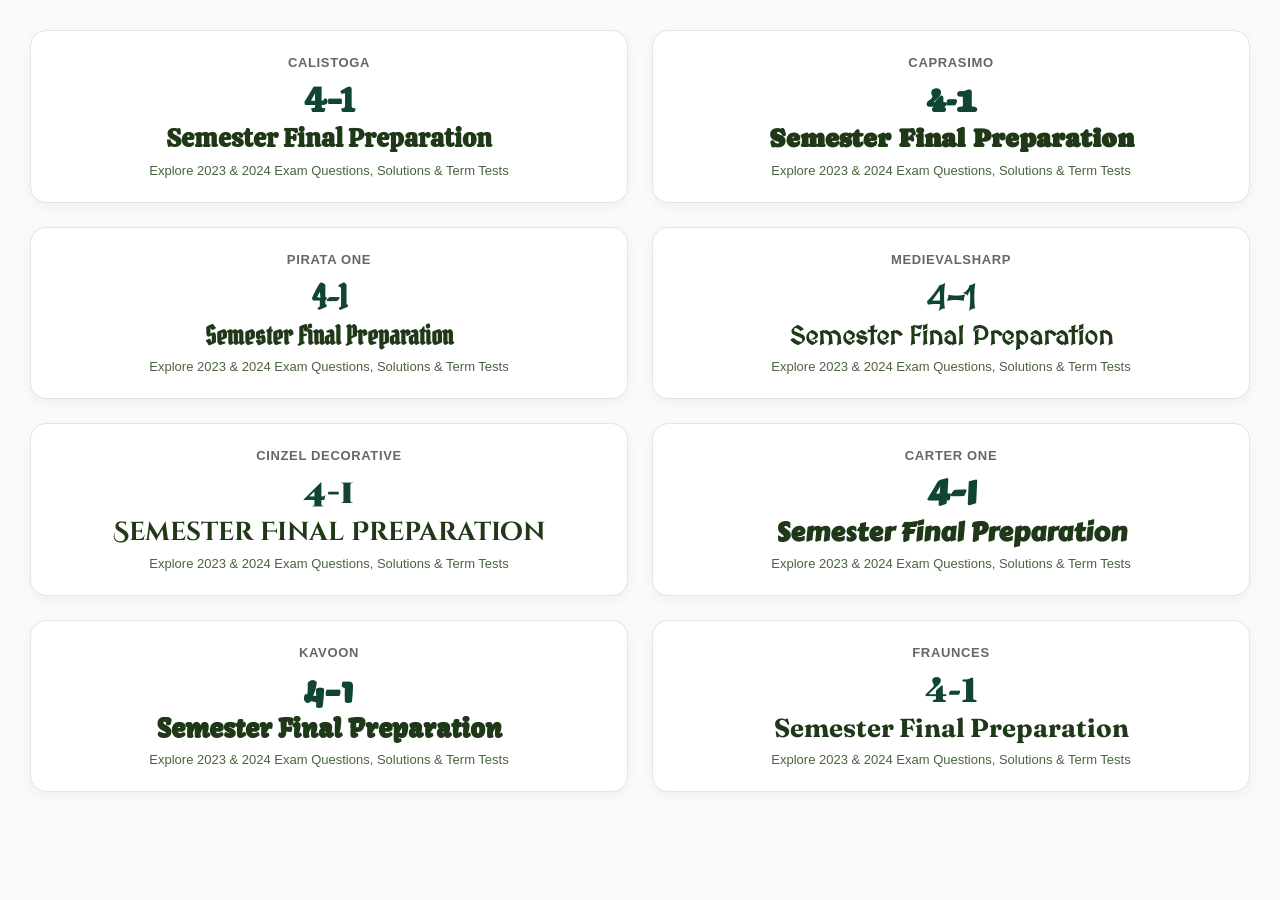
<file: dev/font_showcase.html>
<!DOCTYPE html>
<html>
<head>
<meta charset="utf-8">
<link href="https://fonts.googleapis.com/css2?family=Calistoga&display=swap" rel="stylesheet">
<link href="https://fonts.googleapis.com/css2?family=Caprasimo&display=swap" rel="stylesheet">
<link href="https://fonts.googleapis.com/css2?family=Pirata+One&display=swap" rel="stylesheet">
<link href="https://fonts.googleapis.com/css2?family=MedievalSharp&display=swap" rel="stylesheet">
<link href="https://fonts.googleapis.com/css2?family=Cinzel+Decorative:wght@700&display=swap" rel="stylesheet">
<link href="https://fonts.googleapis.com/css2?family=Carter+One&display=swap" rel="stylesheet">
<link href="https://fonts.googleapis.com/css2?family=Kavoon&display=swap" rel="stylesheet">
<link href="https://fonts.googleapis.com/css2?family=Fraunces:opsz,wght@9..144,700;9..144,800&display=swap" rel="stylesheet">
<style>
  body {
    background: #fafafa;
    margin: 0;
    padding: 30px;
    font-family: sans-serif;
    display: grid;
    grid-template-columns: 1fr 1fr;
    gap: 24px;
  }
  .card {
    background: #ffffff;
    border: 1px solid #e0e8df;
    border-radius: 16px;
    padding: 24px;
    text-align: center;
    box-shadow: 0 4px 12px rgba(16, 69, 53, 0.05);
  }
  .font-name {
    font-size: 13px;
    font-weight: 700;
    color: #666;
    letter-spacing: 0.05em;
    text-transform: uppercase;
    margin-bottom: 12px;
  }
  .title-41 {
    font-size: 34px;
    font-weight: 800;
    color: #104535;
    line-height: 1.1;
    margin-bottom: 4px;
  }
  .title-sub {
    font-size: 26px;
    font-weight: 700;
    color: #1F3818;
    line-height: 1.2;
    margin-bottom: 8px;
  }
  .subtitle {
    font-family: sans-serif;
    font-size: 13px;
    color: #4B6342;
  }
</style>
</head>
<body>

    <div class="card">
      <div class="font-name">Calistoga</div>
      <div class="title-41" style="font-family: 'Calistoga', cursive, serif;">4-1</div>
      <div class="title-sub" style="font-family: 'Calistoga', cursive, serif;">Semester Final Preparation</div>
      <div class="subtitle">Explore 2023 &amp; 2024 Exam Questions, Solutions &amp; Term Tests</div>
    </div>
    
    <div class="card">
      <div class="font-name">Caprasimo</div>
      <div class="title-41" style="font-family: 'Caprasimo', cursive, serif;">4-1</div>
      <div class="title-sub" style="font-family: 'Caprasimo', cursive, serif;">Semester Final Preparation</div>
      <div class="subtitle">Explore 2023 &amp; 2024 Exam Questions, Solutions &amp; Term Tests</div>
    </div>
    
    <div class="card">
      <div class="font-name">Pirata One</div>
      <div class="title-41" style="font-family: 'Pirata One', cursive, serif;">4-1</div>
      <div class="title-sub" style="font-family: 'Pirata One', cursive, serif;">Semester Final Preparation</div>
      <div class="subtitle">Explore 2023 &amp; 2024 Exam Questions, Solutions &amp; Term Tests</div>
    </div>
    
    <div class="card">
      <div class="font-name">MedievalSharp</div>
      <div class="title-41" style="font-family: 'MedievalSharp', cursive, serif;">4-1</div>
      <div class="title-sub" style="font-family: 'MedievalSharp', cursive, serif;">Semester Final Preparation</div>
      <div class="subtitle">Explore 2023 &amp; 2024 Exam Questions, Solutions &amp; Term Tests</div>
    </div>
    
    <div class="card">
      <div class="font-name">Cinzel Decorative</div>
      <div class="title-41" style="font-family: 'Cinzel Decorative', cursive, serif;">4-1</div>
      <div class="title-sub" style="font-family: 'Cinzel Decorative', cursive, serif;">Semester Final Preparation</div>
      <div class="subtitle">Explore 2023 &amp; 2024 Exam Questions, Solutions &amp; Term Tests</div>
    </div>
    
    <div class="card">
      <div class="font-name">Carter One</div>
      <div class="title-41" style="font-family: 'Carter One', cursive, serif;">4-1</div>
      <div class="title-sub" style="font-family: 'Carter One', cursive, serif;">Semester Final Preparation</div>
      <div class="subtitle">Explore 2023 &amp; 2024 Exam Questions, Solutions &amp; Term Tests</div>
    </div>
    
    <div class="card">
      <div class="font-name">Kavoon</div>
      <div class="title-41" style="font-family: 'Kavoon', cursive, serif;">4-1</div>
      <div class="title-sub" style="font-family: 'Kavoon', cursive, serif;">Semester Final Preparation</div>
      <div class="subtitle">Explore 2023 &amp; 2024 Exam Questions, Solutions &amp; Term Tests</div>
    </div>
    
    <div class="card">
      <div class="font-name">Fraunces</div>
      <div class="title-41" style="font-family: 'Fraunces', cursive, serif;">4-1</div>
      <div class="title-sub" style="font-family: 'Fraunces', cursive, serif;">Semester Final Preparation</div>
      <div class="subtitle">Explore 2023 &amp; 2024 Exam Questions, Solutions &amp; Term Tests</div>
    </div>
    
</body>
</html>
</file>
